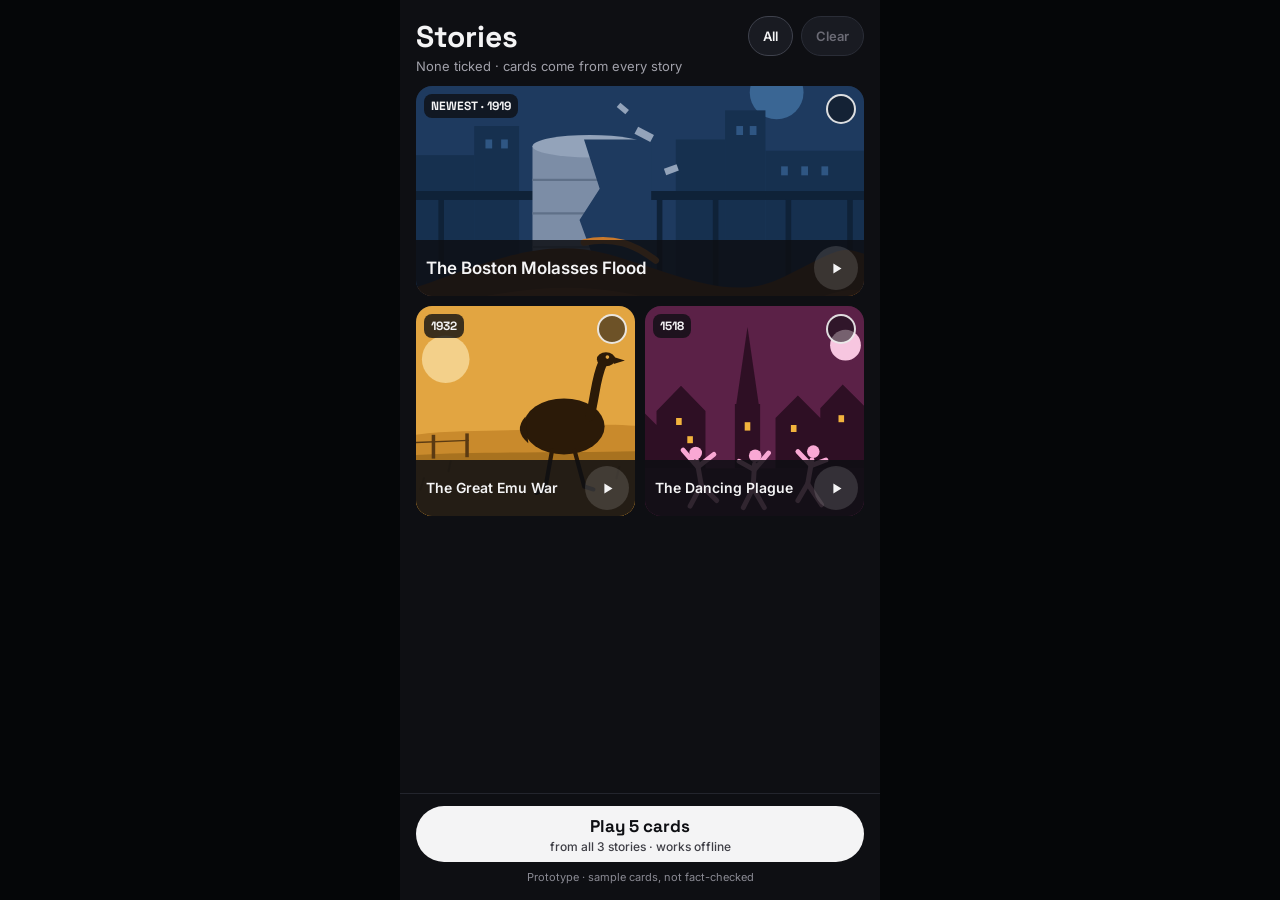
<file: index.html>
<!doctype html>
<html lang="en">
<head>
<meta charset="utf-8">
<meta name="viewport" content="width=device-width, initial-scale=1, viewport-fit=cover">
<meta name="theme-color" content="#0E0F13">
<meta name="description" content="A history card game built from the channel's stories.">
<meta name="apple-mobile-web-app-capable" content="yes">
<meta name="mobile-web-app-capable" content="yes">
<meta name="apple-mobile-web-app-status-bar-style" content="black-translucent">
<meta name="apple-mobile-web-app-title" content="History Cards">
<title>History Cards</title>
<link rel="manifest" href="./manifest.webmanifest">
<link rel="icon" href="./icons/icon-192.png" type="image/png">
<link rel="apple-touch-icon" href="./icons/apple-touch-icon.png">
<link rel="preconnect" href="https://fonts.googleapis.com">
<link rel="preconnect" href="https://fonts.gstatic.com" crossorigin>
<link rel="stylesheet" href="https://fonts.googleapis.com/css2?family=Space+Grotesk:wght@500;700&family=Inter:wght@400;500;600;700&display=swap">
<link rel="stylesheet" href="./css/app.css">
</head>
<body>
<div id="app" aria-live="polite"></div>
<div id="layer"></div>
<noscript>This game needs JavaScript turned on.</noscript>
<script type="module" src="./js/app.js"></script>
</body>
</html>
</file>
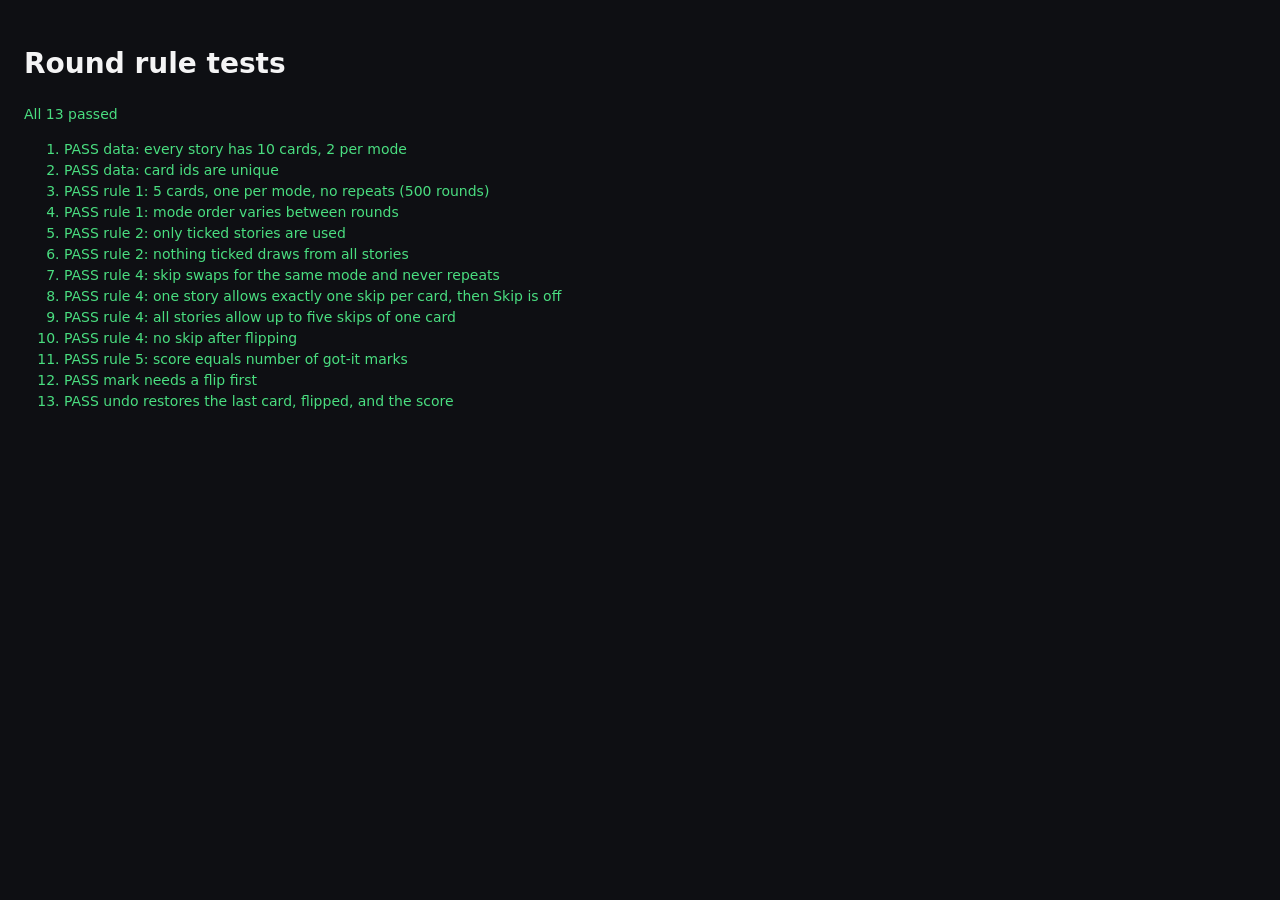
<file: tests.html>
<!doctype html>
<html lang="en">
<head>
<meta charset="utf-8">
<meta name="viewport" content="width=device-width, initial-scale=1">
<title>Round rule tests</title>
<style>
body{font:14px/1.5 system-ui,sans-serif;background:#0E0F13;color:#F4F4F5;padding:16px}
.pass{color:#4ADE80}.fail{color:#FB923C;font-weight:700}
</style>
</head>
<body>
<h1>Round rule tests</h1>
<p id="summary">Running…</p>
<ol id="out"></ol>
<script type="module">
import { CARDS, STORIES, MODES } from './js/data.js';
import { poolFor, newRound, canSkip, skip, flip, mark, undo, isDone, score } from './js/round.js';

const out = document.getElementById('out');
let passed = 0, failed = 0;
function test(name, fn) {
  try { fn(); passed++; out.insertAdjacentHTML('beforeend', `<li class="pass">PASS ${name}</li>`); }
  catch (e) { failed++; out.insertAdjacentHTML('beforeend', `<li class="fail">FAIL ${name}: ${e.message}</li>`); }
}
const assert = (c, m) => { if (!c) throw new Error(m); };

test('data: every story has 10 cards, 2 per mode', () => {
  for (const s of STORIES) {
    const cs = CARDS.filter((c) => c.story === s.id);
    assert(cs.length === 10, `${s.id} has ${cs.length}`);
    for (const m of MODES) assert(cs.filter((c) => c.mode === m).length === 2, `${s.id} ${m}`);
  }
});
test('data: card ids are unique', () => {
  assert(new Set(CARDS.map((c) => c.id)).size === CARDS.length, 'duplicate id');
});

test('rule 1: 5 cards, one per mode, no repeats (500 rounds)', () => {
  for (let i = 0; i < 500; i++) {
    const r = newRound(poolFor(CARDS, []));
    assert(r.slots.length === 5, 'not 5');
    assert(new Set(r.slots.map((s) => s.card.mode)).size === 5, 'mode repeated');
    assert(new Set(r.slots.map((s) => s.card.id)).size === 5, 'card repeated');
  }
});
test('rule 1: mode order varies between rounds', () => {
  const orders = new Set();
  for (let i = 0; i < 50; i++) orders.add(newRound(poolFor(CARDS, [])).slots.map((s) => s.card.mode).join());
  assert(orders.size > 5, `only ${orders.size} orders`);
});
test('rule 2: only ticked stories are used', () => {
  for (let i = 0; i < 200; i++) {
    const r = newRound(poolFor(CARDS, ['emu']));
    assert(r.slots.every((s) => s.card.story === 'emu'), 'card from another story');
  }
});
test('rule 2: nothing ticked draws from all stories', () => {
  const seen = new Set();
  for (let i = 0; i < 200; i++) newRound(poolFor(CARDS, [])).slots.forEach((s) => seen.add(s.card.story));
  assert(seen.size === 3, `only ${seen.size} stories seen`);
});
test('rule 4: skip swaps for the same mode and never repeats', () => {
  for (let i = 0; i < 200; i++) {
    const r = newRound(poolFor(CARDS, []));
    const before = r.slots[0].card;
    while (canSkip(r)) skip(r);
    const after = r.slots[0].card;
    assert(after.mode === before.mode, 'mode changed');
    assert(new Set(r.slots.map((s) => s.card.id)).size === 5, 'repeat after skip');
  }
});
test('rule 4: one story allows exactly one skip per card, then Skip is off', () => {
  const r = newRound(poolFor(CARDS, ['molasses']));
  assert(canSkip(r), 'should be able to skip once');
  skip(r);
  assert(!canSkip(r), 'should not be able to skip twice');
});
test('rule 4: all stories allow up to five skips of one card', () => {
  const r = newRound(poolFor(CARDS, []));
  let n = 0;
  while (canSkip(r)) { skip(r); n++; }
  assert(n === 5, `skipped ${n}`);
});
test('rule 4: no skip after flipping', () => {
  const r = newRound(poolFor(CARDS, []));
  flip(r);
  assert(!canSkip(r), 'skip offered after flip');
});
test('rule 5: score equals number of got-it marks', () => {
  const r = newRound(poolFor(CARDS, []));
  const marks = [true, false, true, true, false];
  marks.forEach((m) => { flip(r); mark(r, m); });
  assert(isDone(r), 'not done');
  assert(score(r) === 3, `score ${score(r)}`);
});
test('mark needs a flip first', () => {
  const r = newRound(poolFor(CARDS, []));
  mark(r, true);
  assert(r.index === 0, 'advanced without flip');
});
test('undo restores the last card, flipped, and the score', () => {
  const r = newRound(poolFor(CARDS, []));
  flip(r); mark(r, true);
  flip(r); mark(r, true);
  undo(r);
  assert(r.index === 1 && r.slots[1].flipped && r.slots[1].mark === null, 'bad undo state');
  assert(score(r) === 1, 'score not reverted');
  mark(r, false);
  assert(score(r) === 1 && r.index === 2, 'remark failed');
});

document.getElementById('summary').innerHTML = failed
  ? `<span class="fail">${failed} failed</span>, ${passed} passed`
  : `<span class="pass">All ${passed} passed</span>`;
</script>
</body>
</html>
</file>
<file: css/app.css>
/* History Cards prototype — design B+ (Quiz Night with pictures) */
:root {
  --bg: #0E0F13;
  --surface: #191B22;
  --surface-2: #23252D;
  --line: #2A2D37;
  --line-2: #3F424D;
  --text: #F4F4F5;
  --muted: #A1A1AA;
  --muted-2: #D4D4D8;
  --ok: #4ADE80;
  --miss: #FB923C;
  --timeline: #60A5FA;
  --hilo: #FBBF24;
  --truths: #F472B6;
  --next: #34D399;
  --who: #A78BFA;
  --head: 'Space Grotesk', system-ui, sans-serif;
  --body: Inter, system-ui, -apple-system, sans-serif;
  --safe-top: env(safe-area-inset-top, 0px);
  --safe-bottom: env(safe-area-inset-bottom, 0px);
}

* { box-sizing: border-box; -webkit-tap-highlight-color: transparent; }
html, body { margin: 0; height: 100%; background: #050608; color: var(--text); font-family: var(--body); }
body { overscroll-behavior: none; }
button { font: inherit; color: inherit; cursor: pointer; }
button:disabled { cursor: default; }
a { color: inherit; }
:focus-visible { outline: 3px solid var(--timeline); outline-offset: 2px; }

#app {
  max-width: 480px;
  margin: 0 auto;
  min-height: 100dvh;
  background: var(--bg);
  position: relative;
}

.screen {
  min-height: 100dvh;
  display: flex;
  flex-direction: column;
  padding: calc(16px + var(--safe-top)) 16px calc(16px + var(--safe-bottom));
}

.art { display: block; width: 100%; height: 100%; }

/* ---------- Buttons ---------- */
.btn {
  display: flex; flex-direction: column; align-items: center; justify-content: center;
  min-height: 56px; width: 100%; border-radius: 28px; border: 0;
  background: var(--text); color: var(--bg);
  font: 700 17px var(--head); text-decoration: none;
}
.btn small { font: 500 12px var(--body); color: #3F3F46; margin-top: 2px; }
.btn.ghost { background: transparent; color: var(--text); border: 1px solid var(--line-2); }
.pill {
  min-height: 40px; padding: 0 14px; border-radius: 20px;
  border: 1px solid var(--line-2); background: var(--surface); color: var(--text);
  font: 600 13px var(--body);
}
.pill:disabled { color: #6B6B75; border-color: var(--line); }
.icon-btn {
  width: 44px; height: 44px; border-radius: 22px; border: 0;
  background: var(--surface); color: var(--text);
  display: flex; align-items: center; justify-content: center; flex: none; padding: 0;
}

/* ---------- Stories ---------- */
.stories-head { display: flex; justify-content: space-between; align-items: center; gap: 8px; }
.stories-head h1 { font: 700 30px var(--head); margin: 0; }
.stories-head .actions { display: flex; gap: 8px; }
.stories-sub { font-size: 13px; color: var(--muted); margin: 2px 0 12px; }
.tiles { display: grid; grid-template-columns: repeat(2, minmax(0, 1fr)); gap: 10px; padding-bottom: 110px; }
.tile { position: relative; border-radius: 16px; overflow: hidden; background: var(--surface); height: 210px; }
.tile.hero { grid-column: 1 / -1; height: 210px; }
.tile .pic { position: absolute; inset: 0; }
.tile .dim { position: absolute; inset: 0; background: rgba(14, 15, 19, .6); transition: opacity .15s; }
.tile .hit { position: absolute; inset: 0; border: 0; background: transparent; z-index: 1; border-radius: 16px; padding: 0; }
.tile .ring { position: absolute; inset: 0; border: 3px solid var(--text); border-radius: 16px; pointer-events: none; z-index: 2; }
.tile .chk {
  position: absolute; top: 8px; right: 8px; width: 30px; height: 30px; border-radius: 15px; z-index: 2;
  display: flex; align-items: center; justify-content: center; pointer-events: none;
  background: rgba(14, 15, 19, .55); border: 2px solid rgba(255, 255, 255, .85);
}
.tile.on .chk { background: var(--text); color: var(--bg); border: 0; }
.tile .yr {
  position: absolute; top: 8px; left: 8px; z-index: 2; pointer-events: none;
  font: 700 12px var(--head); background: rgba(14, 15, 19, .78); border-radius: 8px; padding: 4px 7px;
}
.tile .band {
  position: absolute; left: 0; right: 0; bottom: 0; z-index: 2; pointer-events: none;
  background: rgba(14, 15, 19, .85); display: flex; align-items: center; gap: 6px; padding: 6px 6px 6px 10px;
}
.tile .tt { flex: 1; min-width: 0; font: 600 14px/1.2 var(--body); }
.tile.hero .tt { font-size: 17px; }
.tile .pl { display: flex; align-items: center; gap: 3px; font: 600 11px var(--body); color: var(--muted); margin-top: 3px; }
.tile .watch {
  pointer-events: auto; width: 44px; height: 44px; border-radius: 22px; flex: none;
  background: rgba(244, 244, 245, .14); color: var(--text);
  display: flex; align-items: center; justify-content: center;
}
.playbar {
  position: fixed; left: 50%; transform: translateX(-50%); bottom: 0; width: 100%; max-width: 480px; z-index: 5;
  padding: 12px 16px calc(16px + var(--safe-bottom)); background: var(--bg); border-top: 1px solid #23252D;
}
.foot-note { font-size: 11px; color: #8A8A93; text-align: center; margin-top: 8px; }

/* ---------- Undo bar ---------- */
.undo-bar {
  display: flex; align-items: center; justify-content: space-between; gap: 10px;
  min-height: 50px; background: var(--surface-2); border-radius: 25px; padding: 5px 5px 5px 16px;
  font: 600 14px var(--body); margin-bottom: 8px;
}
.undo-text { display: flex; align-items: center; gap: 8px; }
.undo-bar button { min-height: 40px; padding: 0 18px; border-radius: 20px; border: 0; background: var(--text); color: var(--bg); font: 700 14px var(--body); }
.below > .undo-bar:only-child { margin-bottom: 0; }

/* ---------- Round ---------- */
.screen.round { height: 100dvh; min-height: 0; padding-bottom: calc(12px + var(--safe-bottom)); }
.topbar { display: flex; align-items: center; gap: 10px; flex: none; }
.pips { flex: 1; display: flex; gap: 5px; align-items: center; }
.pips i { flex: 1; height: 6px; border-radius: 3px; background: var(--line); transition: height .2s; }
.pips i.now { height: 10px; border-radius: 5px; }
.skip {
  min-height: 44px; padding: 0 14px; border-radius: 22px; border: 1px solid var(--line-2);
  background: transparent; color: var(--text); font: 600 14px var(--body);
  display: flex; align-items: center; gap: 6px; flex: none;
}
.skip:disabled { color: #6B6B75; border-color: var(--line); }
.skip-note { font: 500 12px var(--body); color: var(--muted); text-align: right; margin: 6px 2px 0; flex: none; }
.stage { flex: 1; min-height: 0; margin-top: 12px; position: relative; perspective: 1200px; }
.stage .ghost-slot { position: absolute; inset: 0; border-radius: 24px; border: 2px dashed var(--line); }
.card {
  position: absolute; inset: 0; border-radius: 24px; background: var(--surface);
  overflow: hidden auto; display: flex; flex-direction: column;
  transition: transform .16s ease-in, opacity .16s;
  -webkit-overflow-scrolling: touch;
}
.card.tappable { cursor: pointer; }
.card.turn-out { transform: rotateY(90deg); }
.card.turn-in { transform: rotateY(-90deg); transition: none; }
.card.back { touch-action: pan-y; }
.card.dragging { transition: none; }
.img { position: relative; flex: none; height: clamp(150px, 26dvh, 220px); overflow: hidden; background: var(--surface-2); }
.img-hilo { height: clamp(190px, 34dvh, 300px); }
.img-hilo .prov { top: 12px; bottom: auto; }
.img-who { height: clamp(130px, 22dvh, 190px); background: #4E4183; }
.img-back { height: clamp(120px, 20dvh, 170px); }
/* The timeline answer lists all three events, so its picture strip is shorter. */
.img-back.short { height: clamp(64px, 10dvh, 120px); }
.img-back.short .stamp, .img-back.short .mchip { top: 8px; }
.img-back.short .prov { bottom: 6px; }
.img .blur { position: absolute; inset: -20px; transition: filter .35s; }
.qmark { position: absolute; inset: 0; display: flex; align-items: center; justify-content: center; font: 700 84px var(--head); color: rgba(244,244,245,.92); text-shadow: 0 4px 20px rgba(0,0,0,.4); }
.mchip {
  position: absolute; top: 12px; left: 12px; z-index: 1;
  font: 700 12px var(--head); letter-spacing: .1em; text-transform: uppercase; color: var(--bg);
  border-radius: 8px; padding: 5px 9px;
}
.prov {
  position: absolute; bottom: 10px; right: 10px; z-index: 1;
  font: 700 10px var(--body); letter-spacing: .08em; color: var(--text);
  background: rgba(14,15,19,.82); border: 1px solid rgba(244,244,245,.35); border-radius: 6px; padding: 4px 7px;
}
.card-body { padding: 14px 16px 14px; display: flex; flex-direction: column; flex: 1 0 auto; }
.card-body.center { text-align: center; }
.mlabel { font: 700 13px var(--head); letter-spacing: .12em; text-transform: uppercase; }
.q { font: 700 21px/1.22 var(--head); margin: 6px 0 0; }
.kicker { margin: 0; font: 600 13px var(--body); color: var(--muted); }
.setup { font: 500 16px/1.45 var(--body); margin: 0; }
.opts, .events, .clues, .names, .order { list-style: none; margin: 12px 0 0; padding: 0; display: flex; flex-direction: column; gap: 8px; }
.opt { display: flex; gap: 10px; align-items: center; font-size: 15px; line-height: 1.35; padding: 9px 10px; background: var(--surface-2); border-radius: 12px; }
.L { width: 26px; height: 26px; border-radius: 13px; font: 700 13px/26px var(--head); text-align: center; flex: none; color: var(--bg); }
.event { padding: 6px; align-items: center; }
.ethumb { position: relative; width: 96px; height: 72px; border-radius: 9px; overflow: hidden; flex: none; }
.ethumb .L { position: absolute; top: 5px; left: 5px; }
.from { font: 500 12px var(--body); color: var(--muted); margin: auto 0 0; padding-top: 12px; text-align: left; }
.dial {
  position: relative; z-index: 2; align-self: center; margin-top: -66px; flex: none;
  width: 132px; height: 132px; border-radius: 66px; background: var(--bg); border: 4px solid var(--hilo);
  display: flex; flex-direction: column; align-items: center; justify-content: center;
}
.dial-arrow { color: var(--hilo); display: flex; }
.dial-n { font: 700 40px/1 var(--head); }
.dial-u { font: 600 12px var(--body); color: var(--muted-2); }
.clues li { display: flex; gap: 10px; font-size: 15px; line-height: 1.4; }
.clues { margin-top: 0; }
.cn { font: 700 14px var(--head); color: var(--who); width: 14px; flex: none; }
.clue-btn {
  margin-top: 10px; min-height: 46px; border-radius: 12px; border: 2px dashed var(--who);
  background: transparent; color: var(--text); font: 600 15px var(--body);
  display: flex; align-items: center; justify-content: center; gap: 8px; flex: none;
}
.clue-done { margin: 10px 0 0; font: 500 13px var(--body); color: var(--muted); text-align: center; }
.names { display: grid; grid-template-columns: repeat(2, minmax(0, 1fr)); gap: 6px; }
.name { padding: 5px; gap: 8px; font-size: 13px; }
.mini { width: 32px; height: 32px; border-radius: 16px; overflow: hidden; flex: none; }
.below { flex: none; margin-top: 12px; }
.flip-hint { display: flex; align-items: center; justify-content: center; gap: 8px; width: 100%; min-height: 50px; border: 0; background: transparent; color: var(--muted-2); font: 600 15px var(--body); }
.flip-btn { display: flex; align-items: center; justify-content: center; gap: 8px; width: 100%; min-height: 52px; border: 0; border-radius: 26px; background: var(--text); color: var(--bg); font: 700 16px var(--head); }

/* back */
.big { font: 700 34px/1.05 var(--head); margin: 0; }
.value { font: 600 17px/1.3 var(--body); margin: 6px 0 0; }
.recap { font: 500 13px/1.4 var(--body); color: var(--muted); margin: 6px 0 0; }
.recap.lie { font-size: 15px; color: var(--muted-2); }
.order li { display: flex; gap: 10px; font-size: 14px; line-height: 1.35; align-items: baseline; }
.order .yr { font: 700 13px var(--head); color: var(--timeline); min-width: 74px; flex: none; }
.reveal { font-size: 15px; line-height: 1.5; color: var(--muted-2); margin: 12px 0 0; }
.watch-row { display: flex; align-items: center; gap: 10px; margin-top: 10px; text-decoration: none; background: var(--surface-2); border-radius: 12px; padding: 6px 14px 6px 6px; min-height: 52px; font: 600 14px var(--body); }
.watch-row > span:nth-child(2) { flex: 1; }
.wthumb { width: 56px; height: 42px; border-radius: 8px; overflow: hidden; flex: none; }
.stamp {
  position: absolute; top: 12px; right: 12px; z-index: 2; opacity: 0; transition: opacity .1s;
  font: 700 14px var(--head); letter-spacing: .1em; border-radius: 8px; padding: 7px 11px;
  display: flex; align-items: center; gap: 5px;
}
.stamp-ok { background: var(--ok); color: var(--bg); }
.stamp-miss { background: var(--miss); color: var(--bg); right: auto; left: 12px; }
.marks { display: flex; justify-content: center; gap: 56px; align-items: center; }
.mark-btn {
  width: 72px; height: 72px; border-radius: 36px; border: 0;
  display: flex; flex-direction: column; align-items: center; justify-content: center; gap: 2px;
  font: 700 12px var(--body);
}
.mark-btn.miss { background: var(--surface-2); color: var(--miss); border: 2px solid var(--miss); }
.mark-btn.ok { background: var(--ok); color: var(--bg); }
.swipe-hint { text-align: center; font: 500 12px var(--body); color: var(--muted); margin-top: 6px; }

/* ---------- Dialogs and sheets ---------- */
.scrim { position: fixed; inset: 0; background: rgba(5,6,8,.72); z-index: 20; display: flex; align-items: center; justify-content: center; padding: 24px; }
.scrim.bottom { align-items: flex-end; padding: 0; }
.dialog { width: 100%; max-width: 360px; background: var(--surface); border: 1px solid var(--line); border-radius: 24px; padding: 24px 20px 12px; }
.dialog h2, .sheet h2 { font: 700 24px/1.15 var(--head); margin: 0 0 8px; }
.dialog p, .sheet p { font-size: 15px; line-height: 1.45; color: #B4B4BC; margin: 0; }
.text-btn { width: 100%; min-height: 48px; border: 0; background: transparent; font: 600 15px var(--body); color: var(--muted-2); }
.text-btn.warn { color: var(--miss); }
.sheet { width: 100%; max-width: 480px; background: var(--surface); border-radius: 28px 28px 0 0; padding: 12px 22px calc(20px + var(--safe-bottom)); }
.handle { width: 40px; height: 5px; border-radius: 3px; background: var(--line-2); margin: 0 auto 18px; }


/* ---------- Coach ---------- */
.coach-from { display: flex; gap: 12px; align-items: center; font-size: 13px; line-height: 1.35; color: #B4B4BC; margin-bottom: 16px; }
.coach-from b { color: var(--text); font-size: 15px; }
.cthumb { width: 52px; height: 52px; border-radius: 12px; overflow: hidden; flex: none; }
.tips { list-style: none; padding: 0; margin: 14px 0 20px; display: flex; flex-direction: column; gap: 14px; font-size: 15px; line-height: 1.35; }
.tips li { display: flex; gap: 12px; align-items: center; }
.tips li svg { flex: none; }
.tips li:nth-child(1) svg { color: var(--hilo); }
.tips li:nth-child(2) svg { color: var(--timeline); }
.tips li:nth-child(3) svg { color: var(--ok); }

/* ---------- Done ---------- */
.score-row { display: flex; align-items: flex-end; justify-content: space-between; }
.eyebrow { font: 700 12px var(--head); letter-spacing: .14em; color: var(--muted); margin: 8px 0 0; text-transform: uppercase; }
.score { font: 700 88px/1 var(--head); margin: 4px 0 0; }
.score span { color: #6B6B75; }
.verdict { font: 700 26px var(--head); color: var(--hilo); margin: 0 0 10px; }
.recap-list { list-style: none; padding: 0; margin: 16px 0 0; display: flex; flex-direction: column; gap: 7px; }
.rr { display: flex; align-items: center; gap: 10px; background: var(--surface); border-radius: 14px; padding: 5px 10px 5px 5px; }
.th { position: relative; width: 62px; height: 46px; border-radius: 10px; overflow: hidden; flex: none; }
.th i { position: absolute; left: 0; top: 0; bottom: 0; width: 4px; }
.mt { flex: 1; min-width: 0; font: 600 14px/1.2 var(--body); }
.mt span { display: block; font: 500 12px var(--body); color: var(--muted); margin-top: 2px; }
.res { width: 30px; height: 30px; border-radius: 15px; display: flex; align-items: center; justify-content: center; flex: none; }
.res.ok { background: var(--ok); color: var(--bg); }
.res.miss { border: 2px solid var(--miss); color: var(--miss); }
.pass { margin-top: 12px; background: var(--surface); border-radius: 14px; padding: 12px 14px; display: flex; gap: 10px; align-items: center; font-size: 14px; line-height: 1.35; }
.pass svg { color: var(--hilo); flex: none; }
.done-actions { margin-top: auto; padding-top: 16px; display: flex; flex-direction: column; gap: 8px; }

/* ---------- Install ---------- */
.mockbar { margin-top: 16px; height: 46px; padding: 0 12px; border-radius: 10px; background: var(--bg); border: 1px solid var(--line); display: flex; align-items: center; justify-content: space-between; font-size: 12px; color: #B4B4BC; }
.mockbar .dots { outline: 3px solid var(--timeline); outline-offset: 3px; border-radius: 6px; padding: 2px 6px; font-weight: 700; letter-spacing: 2px; color: var(--text); }
.steps { list-style: none; padding: 0; margin: 6px 0 0; }
.steps li { display: flex; gap: 12px; align-items: center; font-size: 15px; line-height: 1.35; margin-top: 12px; }
.steps li > span:nth-child(2) { flex: 1; }
.sn { width: 28px; height: 28px; border-radius: 14px; background: var(--timeline); color: var(--bg); font: 700 14px/28px var(--head); text-align: center; flex: none; }
.mockicon { width: 44px; height: 36px; border-radius: 10px; background: var(--bg); border: 1px solid var(--line); display: flex; align-items: center; justify-content: center; flex: none; }
.mockicon.hl { outline: 3px solid var(--timeline); }
.btn.ghost svg { flex: none; }
.btn.ghost:has(svg) { flex-direction: row; gap: 8px; }
.app-id { display: flex; gap: 14px; align-items: center; font-size: 17px; line-height: 1.35; }
.app-icon { width: 60px; height: 60px; border-radius: 16px; background: var(--text); color: var(--bg); display: flex; align-items: center; justify-content: center; font: 700 26px var(--head); flex: none; }
.muted { color: var(--muted); font-size: 14px; }
.install.ios .sheet { margin-bottom: calc(14px + var(--safe-bottom)); border-radius: 28px; width: calc(100% - 20px); }
.ios-arrow { display: flex; justify-content: center; color: var(--timeline); margin-top: 2px; animation: bob 1.2s ease-in-out infinite; }
@keyframes bob { 50% { transform: translateY(6px); } }
@media (prefers-reduced-motion: reduce) {
  .ios-arrow { animation: none; }
  .card { transition: none; }
}
</file>
